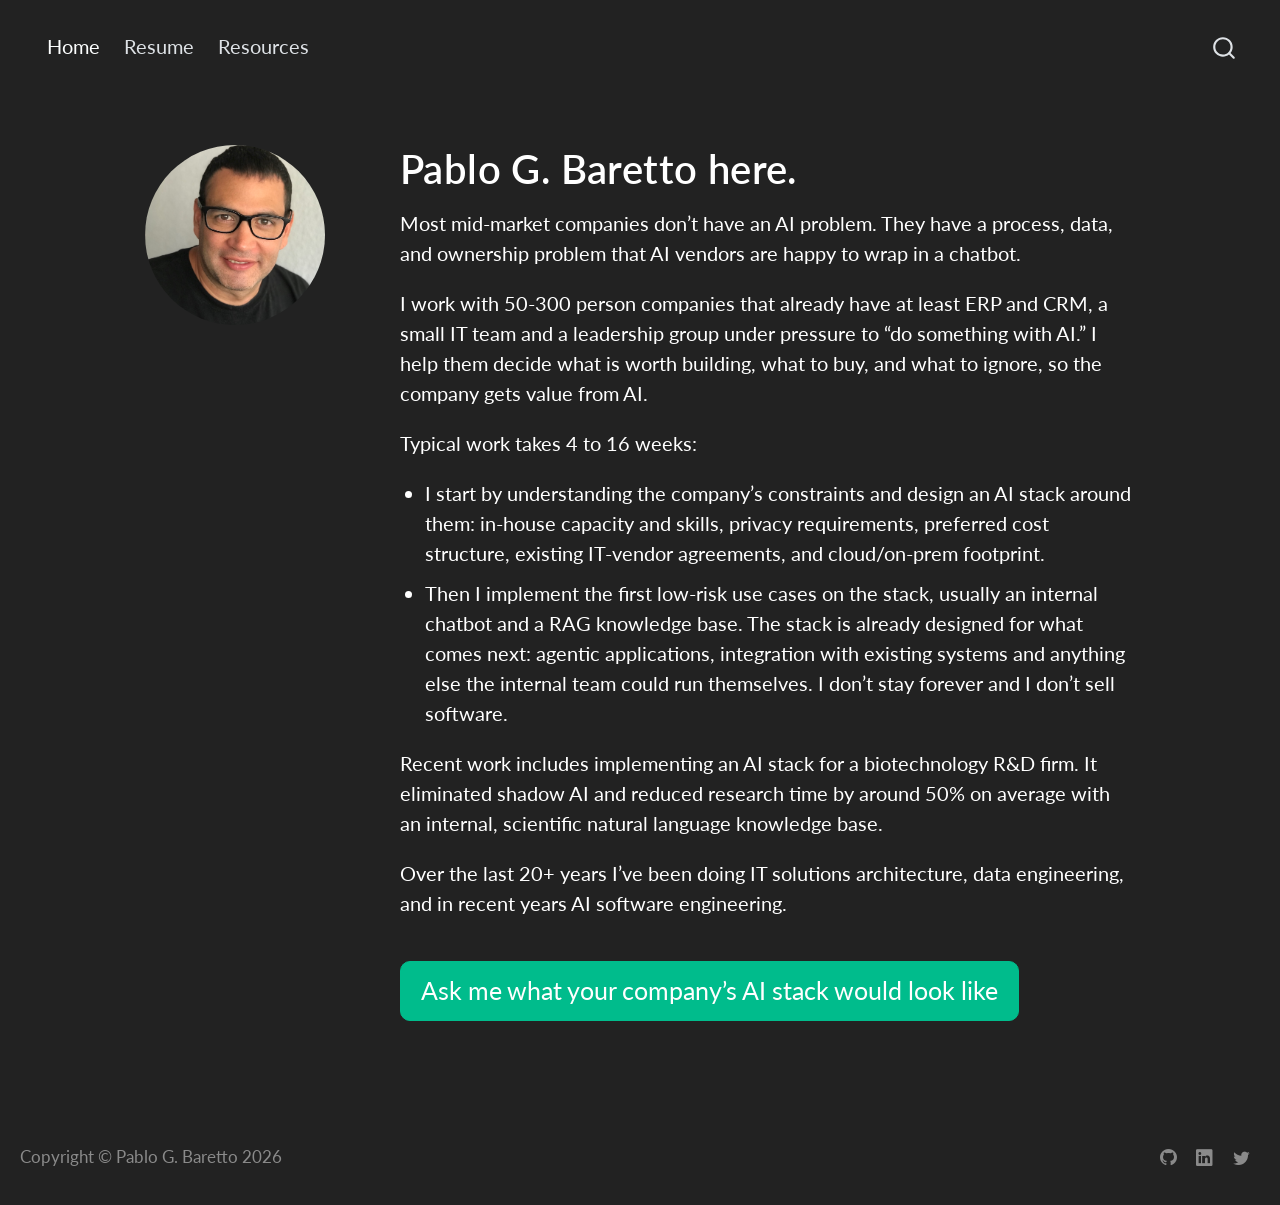
<file: index.html>
<!DOCTYPE html>
<html xmlns="http://www.w3.org/1999/xhtml" lang="en" xml:lang="en"><head>

<meta charset="utf-8">
<meta name="generator" content="quarto-1.9.37">

<meta name="viewport" content="width=device-width, initial-scale=1.0, user-scalable=yes">

<meta name="description" content="Most mid-market companies don’t have an AI problem. They have a process, data, and ownership problem that AI vendors are happy to wrap in a chatbot.">

<title>AI Stacks for Mid-Size Companies – Pablo G. Baretto</title>
<style>
/* Default styles provided by pandoc.
** See https://pandoc.org/MANUAL.html#variables-for-html for config info.
*/
code{white-space: pre-wrap;}
span.smallcaps{font-variant: small-caps;}
div.columns{display: flex; gap: min(4vw, 1.5em);}
div.column{flex: auto; overflow-x: auto;}
div.hanging-indent{margin-left: 1.5em; text-indent: -1.5em;}
ul.task-list{list-style: none;}
ul.task-list li input[type="checkbox"] {
  width: 0.8em;
  margin: 0 0.8em 0.2em -1em; /* quarto-specific, see https://github.com/quarto-dev/quarto-cli/issues/4556 */ 
  vertical-align: middle;
}
</style>


<script src="site_libs/quarto-nav/quarto-nav.js"></script>
<script src="site_libs/quarto-nav/headroom.min.js"></script>
<script src="site_libs/clipboard/clipboard.min.js"></script>
<script src="site_libs/quarto-search/autocomplete.umd.js"></script>
<script src="site_libs/quarto-search/fuse.min.js"></script>
<script src="site_libs/quarto-search/quarto-search.js"></script>
<meta name="quarto:offset" content="./">
<link href="./favicon.png" rel="icon" type="image/png">
<script src="site_libs/quarto-html/quarto.js" type="module"></script>
<script src="site_libs/quarto-html/tabsets/tabsets.js" type="module"></script>
<script src="site_libs/quarto-html/popper.min.js"></script>
<script src="site_libs/quarto-html/tippy.umd.min.js"></script>
<script src="site_libs/quarto-html/anchor.min.js"></script>
<link href="site_libs/quarto-html/tippy.css" rel="stylesheet">
<link href="site_libs/quarto-html/quarto-syntax-highlighting-dark-d0ae9245876894da5ac7e18953ecc5cc.css" rel="stylesheet" id="quarto-text-highlighting-styles">
<script src="site_libs/bootstrap/bootstrap.min.js"></script>
<link href="site_libs/bootstrap/bootstrap-icons.css" rel="stylesheet">
<link href="site_libs/bootstrap/bootstrap-defbddb9960fac53e11f819f0a86d35a.min.css" rel="stylesheet" append-hash="true" id="quarto-bootstrap" data-mode="dark">
<script id="quarto-search-options" type="application/json">{
  "location": "navbar",
  "copy-button": false,
  "collapse-after": 3,
  "panel-placement": "end",
  "type": "overlay",
  "limit": 50,
  "keyboard-shortcut": [
    "f",
    "/",
    "s"
  ],
  "show-item-context": false,
  "language": {
    "search-no-results-text": "No results",
    "search-matching-documents-text": "matching documents",
    "search-copy-link-title": "Copy link to search",
    "search-hide-matches-text": "Hide additional matches",
    "search-more-match-text": "more match in this document",
    "search-more-matches-text": "more matches in this document",
    "search-clear-button-title": "Clear",
    "search-text-placeholder": "",
    "search-detached-cancel-button-title": "Cancel",
    "search-submit-button-title": "Submit",
    "search-label": "Search"
  }
}</script>
<script async="" src="https://www.googletagmanager.com/gtag/js?id=G-KBGSY4KGPW"></script>

<script type="text/javascript">

window.dataLayer = window.dataLayer || [];
function gtag(){dataLayer.push(arguments);}
gtag('js', new Date());
gtag('config', 'G-KBGSY4KGPW', { 'anonymize_ip': true});
</script>
<script type="application/ld+json">
{
  "@context": "https://schema.org",
  "@graph": [
    {
      "@type": "WebSite",
      "@id": "https://tectible.co/#website",
      "url": "https://tectible.co/",
      "name": "Pablo G. Baretto",
      "description": "Most mid-market companies don’t have an AI problem. They have a process, data, and ownership problem that AI vendors are happy to wrap in a chatbot.",
      "publisher": { "@id": "https://tectible.co/#person" },
      "inLanguage": "en"
    },
    {
      "@type": "Person",
      "@id": "https://tectible.co/#person",
      "name": "Pablo G. Baretto",
      "url": "https://tectible.co/",
      "image": "https://tectible.co/images/pablo_baretto_headshot.jpg",
      "jobTitle": "AI Architecture and Development Consultant",
      "description": "I help companies of 50 to 300 people decide what is worth building, what to buy, and what to ignore, so they get value from AI. 20+ years in IT solutions architecture, data engineering, and AI software engineering.",
      "sameAs": [
        "https://github.com/pablograba",
        "https://www.linkedin.com/in/pgbaretto/",
        "https://x.com/pgBaretto"
      ],
      "knowsAbout": [
        "Artificial Intelligence",
        "Enterprise AI",
        "AI stacks",
        "Air-gapped LLM deployments",
        "Data Engineering",
        "Solutions Architecture"
      ],
      "worksFor": {
        "@type": "Organization",
        "name": "Tectible",
        "url": "https://tectible.co/"
      }
    }
  ]
}
</script>
<link rel="describedby" href="https://tectible.co/llms.txt">
<script async="" src="https://tally.so/widgets/embed.js"></script>
<style>
#title-block-header {
  display: none;
}
</style>


<link rel="stylesheet" href="styles.css">
<meta property="og:title" content="AI Stacks for Mid-Size Companies">
<meta property="og:description" content="Most mid-market companies don’t have an AI problem. They have a process, data, and ownership problem that AI vendors are happy to wrap in a chatbot.">
<meta property="og:image" content="https://tectible.co/images/pablo_baretto_headshot.jpg">
<meta property="og:site_name" content="Pablo G. Baretto">
<meta name="twitter:title" content="AI Stacks for Mid-Size Companies">
<meta name="twitter:description" content="Most mid-market companies don’t have an AI problem. They have a process, data, and ownership problem that AI vendors are happy to wrap in a chatbot.">
<meta name="twitter:image" content="https://tectible.co/images/pablo_baretto_headshot.jpg">
<meta name="twitter:creator" content="@pgBaretto">
<meta name="twitter:site" content="@pgBaretto">
<meta name="twitter:card" content="summary_large_image">
<link rel="canonical" href="https://tectible.co/">
</head>

<body class="nav-fixed fullcontent quarto-light">

<div id="quarto-search-results"></div>
  <header id="quarto-header" class="headroom fixed-top">
    <nav class="navbar navbar-expand-lg " data-bs-theme="dark">
      <div class="navbar-container container-fluid">
            <div id="quarto-search" class="" title="Search"></div>
          <button class="navbar-toggler" type="button" data-bs-toggle="collapse" data-bs-target="#navbarCollapse" aria-controls="navbarCollapse" role="menu" aria-expanded="false" aria-label="Toggle navigation" onclick="if (window.quartoToggleHeadroom) { window.quartoToggleHeadroom(); }">
  <span class="navbar-toggler-icon"></span>
</button>
          <div class="collapse navbar-collapse" id="navbarCollapse">
            <ul class="navbar-nav navbar-nav-scroll me-auto">
  <li class="nav-item">
    <a class="nav-link active" href="./index.html" aria-current="page"> 
<span class="menu-text">Home</span></a>
  </li>  
  <li class="nav-item">
    <a class="nav-link" href="./resume.html"> 
<span class="menu-text">Resume</span></a>
  </li>  
  <li class="nav-item">
    <a class="nav-link" href="./resources.html"> 
<span class="menu-text">Resources</span></a>
  </li>  
</ul>
          </div> <!-- /navcollapse -->
            <div class="quarto-navbar-tools">
</div>
      </div> <!-- /container-fluid -->
    </nav>
</header>
<!-- content -->
<div id="quarto-content" class="quarto-container page-columns page-rows-contents page-layout-article page-navbar">
<!-- sidebar -->
<!-- margin-sidebar -->
    
<!-- main -->
<main class="content" id="quarto-document-content">

<header id="title-block-header" class="quarto-title-block default">
<div class="quarto-title">
<h1 class="title">Pablo G. Baretto</h1>
</div>

<div>
  <div class="description">
    Most mid-market companies don’t have an AI problem. They have a process, data, and ownership problem that AI vendors are happy to wrap in a chatbot.
  </div>
</div>


<div class="quarto-title-meta">

    
  
    
  </div>
  


</header>


<div class="grid hero-intro">
<div class="g-col-12 g-col-md-3 photo-col">
<p><img src="images/pablo_baretto_headshot.jpg" class="img-fluid headshot-image" alt="Pablo G. Baretto"></p>
</div>
<section id="pablo-g.-baretto-here." class="level1 g-col-12 g-col-md-9 hero-copy">
<h1>Pablo G. Baretto here.</h1>
<p>Most mid-market companies don’t have an AI problem. They have a process, data, and ownership problem that AI vendors are happy to wrap in a chatbot.</p>
<p>I work with 50-300 person companies that already have at least ERP and CRM, a small IT team and a leadership group under pressure to “do something with AI.” I help them decide what is worth building, what to buy, and what to ignore, so the company gets value from AI.</p>
<p>Typical work takes 4 to 16 weeks:</p>
<ul>
<li>I start by understanding the company’s constraints and design an AI stack around them: in-house capacity and skills, privacy requirements, preferred cost structure, existing IT-vendor agreements, and cloud/on-prem footprint.</li>
<li>Then I implement the first low-risk use cases on the stack, usually an internal chatbot and a RAG knowledge base. The stack is already designed for what comes next: agentic applications, integration with existing systems and anything else the internal team could run themselves. I don’t stay forever and I don’t sell software.</li>
</ul>
<p>Recent work includes implementing an AI stack for a biotechnology R&amp;D firm. It eliminated shadow AI and reduced research time by around 50% on average with an internal, scientific natural language knowledge base.</p>
<p>Over the last 20+ years I’ve been doing IT solutions architecture, data engineering, and in recent years AI software engineering.</p>
<p><a href="#" class="btn btn-primary btn-lg consultation-cta" data-tally-open="eqKl2J" data-tally-emoji-text="👋" data-tally-emoji-animation="wave">Ask me what your company’s AI stack would look like</a></p>
</section>
</div>



</main> <!-- /main -->
<script id="quarto-html-after-body" type="application/javascript">
  window.document.addEventListener("DOMContentLoaded", function (event) {
    const icon = "";
    const anchorJS = new window.AnchorJS();
    anchorJS.options = {
      placement: 'right',
      icon: icon
    };
    anchorJS.add('.anchored');
    const isCodeAnnotation = (el) => {
      for (const clz of el.classList) {
        if (clz.startsWith('code-annotation-')) {                     
          return true;
        }
      }
      return false;
    }
    const onCopySuccess = function(e) {
      // button target
      const button = e.trigger;
      // don't keep focus
      button.blur();
      // flash "checked"
      button.classList.add('code-copy-button-checked');
      var currentTitle = button.getAttribute("title");
      button.setAttribute("title", "Copied!");
      let tooltip;
      if (window.bootstrap) {
        button.setAttribute("data-bs-toggle", "tooltip");
        button.setAttribute("data-bs-placement", "left");
        button.setAttribute("data-bs-title", "Copied!");
        tooltip = new bootstrap.Tooltip(button, 
          { trigger: "manual", 
            customClass: "code-copy-button-tooltip",
            offset: [0, -8]});
        tooltip.show();    
      }
      setTimeout(function() {
        if (tooltip) {
          tooltip.hide();
          button.removeAttribute("data-bs-title");
          button.removeAttribute("data-bs-toggle");
          button.removeAttribute("data-bs-placement");
        }
        button.setAttribute("title", currentTitle);
        button.classList.remove('code-copy-button-checked');
      }, 1000);
      // clear code selection
      e.clearSelection();
    }
    const getTextToCopy = function(trigger) {
      const outerScaffold = trigger.parentElement.cloneNode(true);
      const codeEl = outerScaffold.querySelector('code');
      for (const childEl of codeEl.children) {
        if (isCodeAnnotation(childEl)) {
          childEl.remove();
        }
      }
      return codeEl.innerText;
    }
    const clipboard = new window.ClipboardJS('.code-copy-button:not([data-in-quarto-modal])', {
      text: getTextToCopy
    });
    clipboard.on('success', onCopySuccess);
    if (window.document.getElementById('quarto-embedded-source-code-modal')) {
      const clipboardModal = new window.ClipboardJS('.code-copy-button[data-in-quarto-modal]', {
        text: getTextToCopy,
        container: window.document.getElementById('quarto-embedded-source-code-modal')
      });
      clipboardModal.on('success', onCopySuccess);
    }
      var localhostRegex = new RegExp(/^(?:http|https):\/\/localhost\:?[0-9]*\//);
      var mailtoRegex = new RegExp(/^mailto:/);
        var filterRegex = new RegExp("https:\/\/tectible\.co");
      var isInternal = (href) => {
          return filterRegex.test(href) || localhostRegex.test(href) || mailtoRegex.test(href);
      }
      // Inspect non-navigation links and adorn them if external
     var links = window.document.querySelectorAll('a[href]:not(.nav-link):not(.navbar-brand):not(.toc-action):not(.sidebar-link):not(.sidebar-item-toggle):not(.pagination-link):not(.no-external):not([aria-hidden]):not(.dropdown-item):not(.quarto-navigation-tool):not(.about-link)');
      for (var i=0; i<links.length; i++) {
        const link = links[i];
        if (!isInternal(link.href)) {
          // undo the damage that might have been done by quarto-nav.js in the case of
          // links that we want to consider external
          if (link.dataset.originalHref !== undefined) {
            link.href = link.dataset.originalHref;
          }
        }
      }
    function tippyHover(el, contentFn, onTriggerFn, onUntriggerFn) {
      const config = {
        allowHTML: true,
        maxWidth: 500,
        delay: 100,
        arrow: false,
        appendTo: function(el) {
            return el.parentElement;
        },
        interactive: true,
        interactiveBorder: 10,
        theme: 'quarto',
        placement: 'bottom-start',
      };
      if (contentFn) {
        config.content = contentFn;
      }
      if (onTriggerFn) {
        config.onTrigger = onTriggerFn;
      }
      if (onUntriggerFn) {
        config.onUntrigger = onUntriggerFn;
      }
      window.tippy(el, config); 
    }
    const noterefs = window.document.querySelectorAll('a[role="doc-noteref"]');
    for (var i=0; i<noterefs.length; i++) {
      const ref = noterefs[i];
      tippyHover(ref, function() {
        // use id or data attribute instead here
        let href = ref.getAttribute('data-footnote-href') || ref.getAttribute('href');
        try { href = new URL(href).hash; } catch {}
        const id = href.replace(/^#\/?/, "");
        const note = window.document.getElementById(id);
        if (note) {
          return note.innerHTML;
        } else {
          return "";
        }
      });
    }
    const xrefs = window.document.querySelectorAll('a.quarto-xref');
    const processXRef = (id, note) => {
      // Strip column container classes
      const stripColumnClz = (el) => {
        el.classList.remove("page-full", "page-columns");
        if (el.children) {
          for (const child of el.children) {
            stripColumnClz(child);
          }
        }
      }
      stripColumnClz(note)
      if (id === null || id.startsWith('sec-')) {
        // Special case sections, only their first couple elements
        const container = document.createElement("div");
        if (note.children && note.children.length > 2) {
          container.appendChild(note.children[0].cloneNode(true));
          for (let i = 1; i < note.children.length; i++) {
            const child = note.children[i];
            if (child.tagName === "P" && child.innerText === "") {
              continue;
            } else {
              container.appendChild(child.cloneNode(true));
              break;
            }
          }
          if (window.Quarto?.typesetMath) {
            window.Quarto.typesetMath(container);
          }
          return container.innerHTML
        } else {
          if (window.Quarto?.typesetMath) {
            window.Quarto.typesetMath(note);
          }
          return note.innerHTML;
        }
      } else {
        // Remove any anchor links if they are present
        const anchorLink = note.querySelector('a.anchorjs-link');
        if (anchorLink) {
          anchorLink.remove();
        }
        if (window.Quarto?.typesetMath) {
          window.Quarto.typesetMath(note);
        }
        if (note.classList.contains("callout")) {
          return note.outerHTML;
        } else {
          return note.innerHTML;
        }
      }
    }
    for (var i=0; i<xrefs.length; i++) {
      const xref = xrefs[i];
      tippyHover(xref, undefined, function(instance) {
        instance.disable();
        let url = xref.getAttribute('href');
        let hash = undefined; 
        if (url.startsWith('#')) {
          hash = url;
        } else {
          try { hash = new URL(url).hash; } catch {}
        }
        if (hash) {
          const id = hash.replace(/^#\/?/, "");
          const note = window.document.getElementById(id);
          if (note !== null) {
            try {
              const html = processXRef(id, note.cloneNode(true));
              instance.setContent(html);
            } finally {
              instance.enable();
              instance.show();
            }
          } else {
            // See if we can fetch this
            fetch(url.split('#')[0])
            .then(res => res.text())
            .then(html => {
              const parser = new DOMParser();
              const htmlDoc = parser.parseFromString(html, "text/html");
              const note = htmlDoc.getElementById(id);
              if (note !== null) {
                const html = processXRef(id, note);
                instance.setContent(html);
              } 
            }).finally(() => {
              instance.enable();
              instance.show();
            });
          }
        } else {
          // See if we can fetch a full url (with no hash to target)
          // This is a special case and we should probably do some content thinning / targeting
          fetch(url)
          .then(res => res.text())
          .then(html => {
            const parser = new DOMParser();
            const htmlDoc = parser.parseFromString(html, "text/html");
            const note = htmlDoc.querySelector('main.content');
            if (note !== null) {
              // This should only happen for chapter cross references
              // (since there is no id in the URL)
              // remove the first header
              if (note.children.length > 0 && note.children[0].tagName === "HEADER") {
                note.children[0].remove();
              }
              const html = processXRef(null, note);
              instance.setContent(html);
            } 
          }).finally(() => {
            instance.enable();
            instance.show();
          });
        }
      }, function(instance) {
      });
    }
        let selectedAnnoteEl;
        const selectorForAnnotation = ( cell, annotation) => {
          let cellAttr = 'data-code-cell="' + cell + '"';
          let lineAttr = 'data-code-annotation="' +  annotation + '"';
          const selector = 'span[' + cellAttr + '][' + lineAttr + ']';
          return selector;
        }
        const selectCodeLines = (annoteEl) => {
          const doc = window.document;
          const targetCell = annoteEl.getAttribute("data-target-cell");
          const targetAnnotation = annoteEl.getAttribute("data-target-annotation");
          const annoteSpan = window.document.querySelector(selectorForAnnotation(targetCell, targetAnnotation));
          const lines = annoteSpan.getAttribute("data-code-lines").split(",");
          const lineIds = lines.map((line) => {
            return targetCell + "-" + line;
          })
          let top = null;
          let height = null;
          let parent = null;
          if (lineIds.length > 0) {
              //compute the position of the single el (top and bottom and make a div)
              const el = window.document.getElementById(lineIds[0]);
              top = el.offsetTop;
              height = el.offsetHeight;
              parent = el.parentElement.parentElement;
            if (lineIds.length > 1) {
              const lastEl = window.document.getElementById(lineIds[lineIds.length - 1]);
              const bottom = lastEl.offsetTop + lastEl.offsetHeight;
              height = bottom - top;
            }
            if (top !== null && height !== null && parent !== null) {
              // cook up a div (if necessary) and position it 
              let div = window.document.getElementById("code-annotation-line-highlight");
              if (div === null) {
                div = window.document.createElement("div");
                div.setAttribute("id", "code-annotation-line-highlight");
                div.style.position = 'absolute';
                parent.appendChild(div);
              }
              div.style.top = top - 2 + "px";
              div.style.height = height + 4 + "px";
              div.style.left = 0;
              let gutterDiv = window.document.getElementById("code-annotation-line-highlight-gutter");
              if (gutterDiv === null) {
                gutterDiv = window.document.createElement("div");
                gutterDiv.setAttribute("id", "code-annotation-line-highlight-gutter");
                gutterDiv.style.position = 'absolute';
                const codeCell = window.document.getElementById(targetCell);
                const gutter = codeCell.querySelector('.code-annotation-gutter');
                gutter.appendChild(gutterDiv);
              }
              gutterDiv.style.top = top - 2 + "px";
              gutterDiv.style.height = height + 4 + "px";
            }
            selectedAnnoteEl = annoteEl;
          }
        };
        const unselectCodeLines = () => {
          const elementsIds = ["code-annotation-line-highlight", "code-annotation-line-highlight-gutter"];
          elementsIds.forEach((elId) => {
            const div = window.document.getElementById(elId);
            if (div) {
              div.remove();
            }
          });
          selectedAnnoteEl = undefined;
        };
          // Handle positioning of the toggle
      window.addEventListener(
        "resize",
        throttle(() => {
          elRect = undefined;
          if (selectedAnnoteEl) {
            selectCodeLines(selectedAnnoteEl);
          }
        }, 10)
      );
      function throttle(fn, ms) {
      let throttle = false;
      let timer;
        return (...args) => {
          if(!throttle) { // first call gets through
              fn.apply(this, args);
              throttle = true;
          } else { // all the others get throttled
              if(timer) clearTimeout(timer); // cancel #2
              timer = setTimeout(() => {
                fn.apply(this, args);
                timer = throttle = false;
              }, ms);
          }
        };
      }
        // Attach click handler to the DT
        const annoteDls = window.document.querySelectorAll('dt[data-target-cell]');
        for (const annoteDlNode of annoteDls) {
          annoteDlNode.addEventListener('click', (event) => {
            const clickedEl = event.target;
            if (clickedEl !== selectedAnnoteEl) {
              unselectCodeLines();
              const activeEl = window.document.querySelector('dt[data-target-cell].code-annotation-active');
              if (activeEl) {
                activeEl.classList.remove('code-annotation-active');
              }
              selectCodeLines(clickedEl);
              clickedEl.classList.add('code-annotation-active');
            } else {
              // Unselect the line
              unselectCodeLines();
              clickedEl.classList.remove('code-annotation-active');
            }
          });
        }
    const findCites = (el) => {
      const parentEl = el.parentElement;
      if (parentEl) {
        const cites = parentEl.dataset.cites;
        if (cites) {
          return {
            el,
            cites: cites.split(' ')
          };
        } else {
          return findCites(el.parentElement)
        }
      } else {
        return undefined;
      }
    };
    var bibliorefs = window.document.querySelectorAll('a[role="doc-biblioref"]');
    for (var i=0; i<bibliorefs.length; i++) {
      const ref = bibliorefs[i];
      const citeInfo = findCites(ref);
      if (citeInfo) {
        tippyHover(citeInfo.el, function() {
          var popup = window.document.createElement('div');
          citeInfo.cites.forEach(function(cite) {
            var citeDiv = window.document.createElement('div');
            citeDiv.classList.add('hanging-indent');
            citeDiv.classList.add('csl-entry');
            var biblioDiv = window.document.getElementById('ref-' + cite);
            if (biblioDiv) {
              citeDiv.innerHTML = biblioDiv.innerHTML;
            }
            popup.appendChild(citeDiv);
          });
          return popup.innerHTML;
        });
      }
    }
  });
  </script>
</div> <!-- /content -->
<footer class="footer">
  <div class="nav-footer">
    <div class="nav-footer-left">
<p>Copyright © Pablo G. Baretto 2026</p>
</div>   
    <div class="nav-footer-center">
      &nbsp;
    </div>
    <div class="nav-footer-right">
      <ul class="footer-items list-unstyled">
    <li class="nav-item compact">
    <a class="nav-link" href="https://github.com/pablograba">
      <i class="bi bi-github" role="img">
</i> 
    </a>
  </li>  
    <li class="nav-item compact">
    <a class="nav-link" href="https://www.linkedin.com/in/pgbaretto/">
      <i class="bi bi-linkedin" role="img">
</i> 
    </a>
  </li>  
    <li class="nav-item compact">
    <a class="nav-link" href="https://x.com/pgBaretto">
      <i class="bi bi-twitter" role="img">
</i> 
    </a>
  </li>  
</ul>
    </div>
  </div>
</footer>




</body></html>
</file>
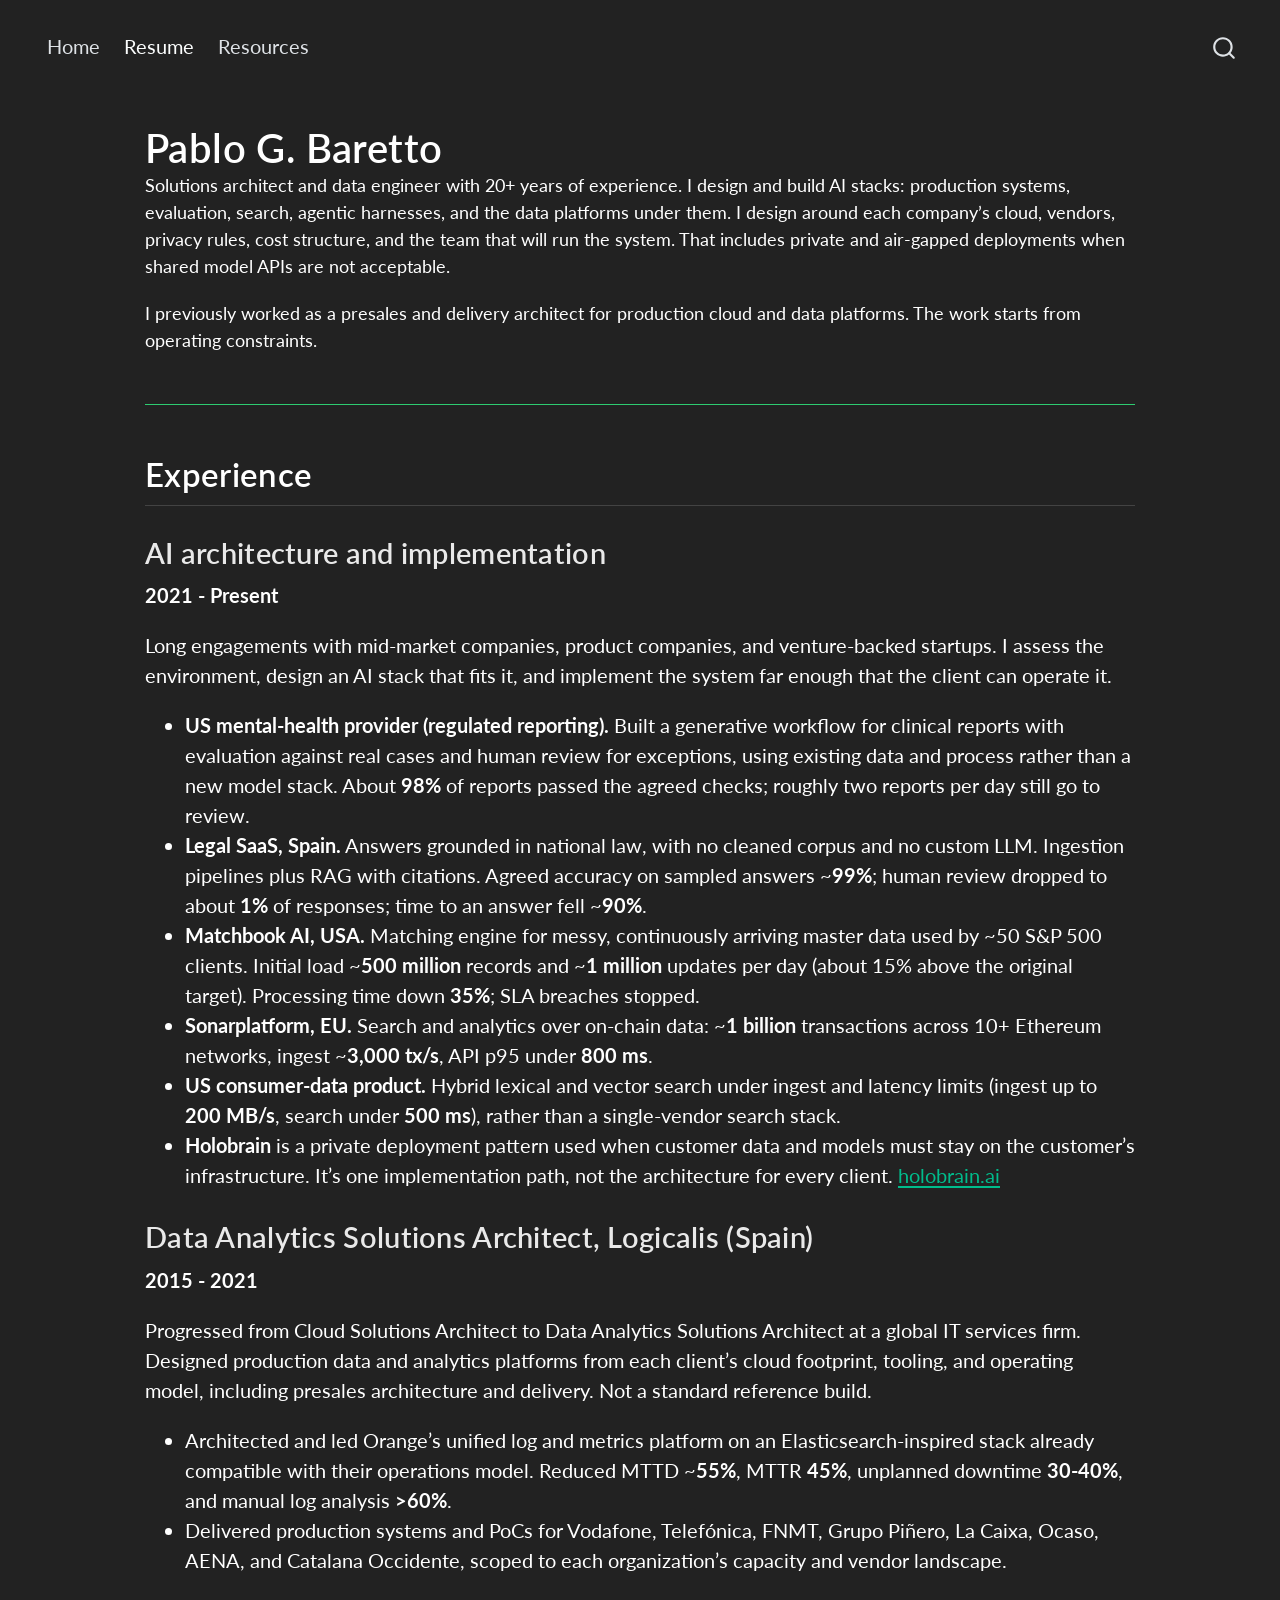
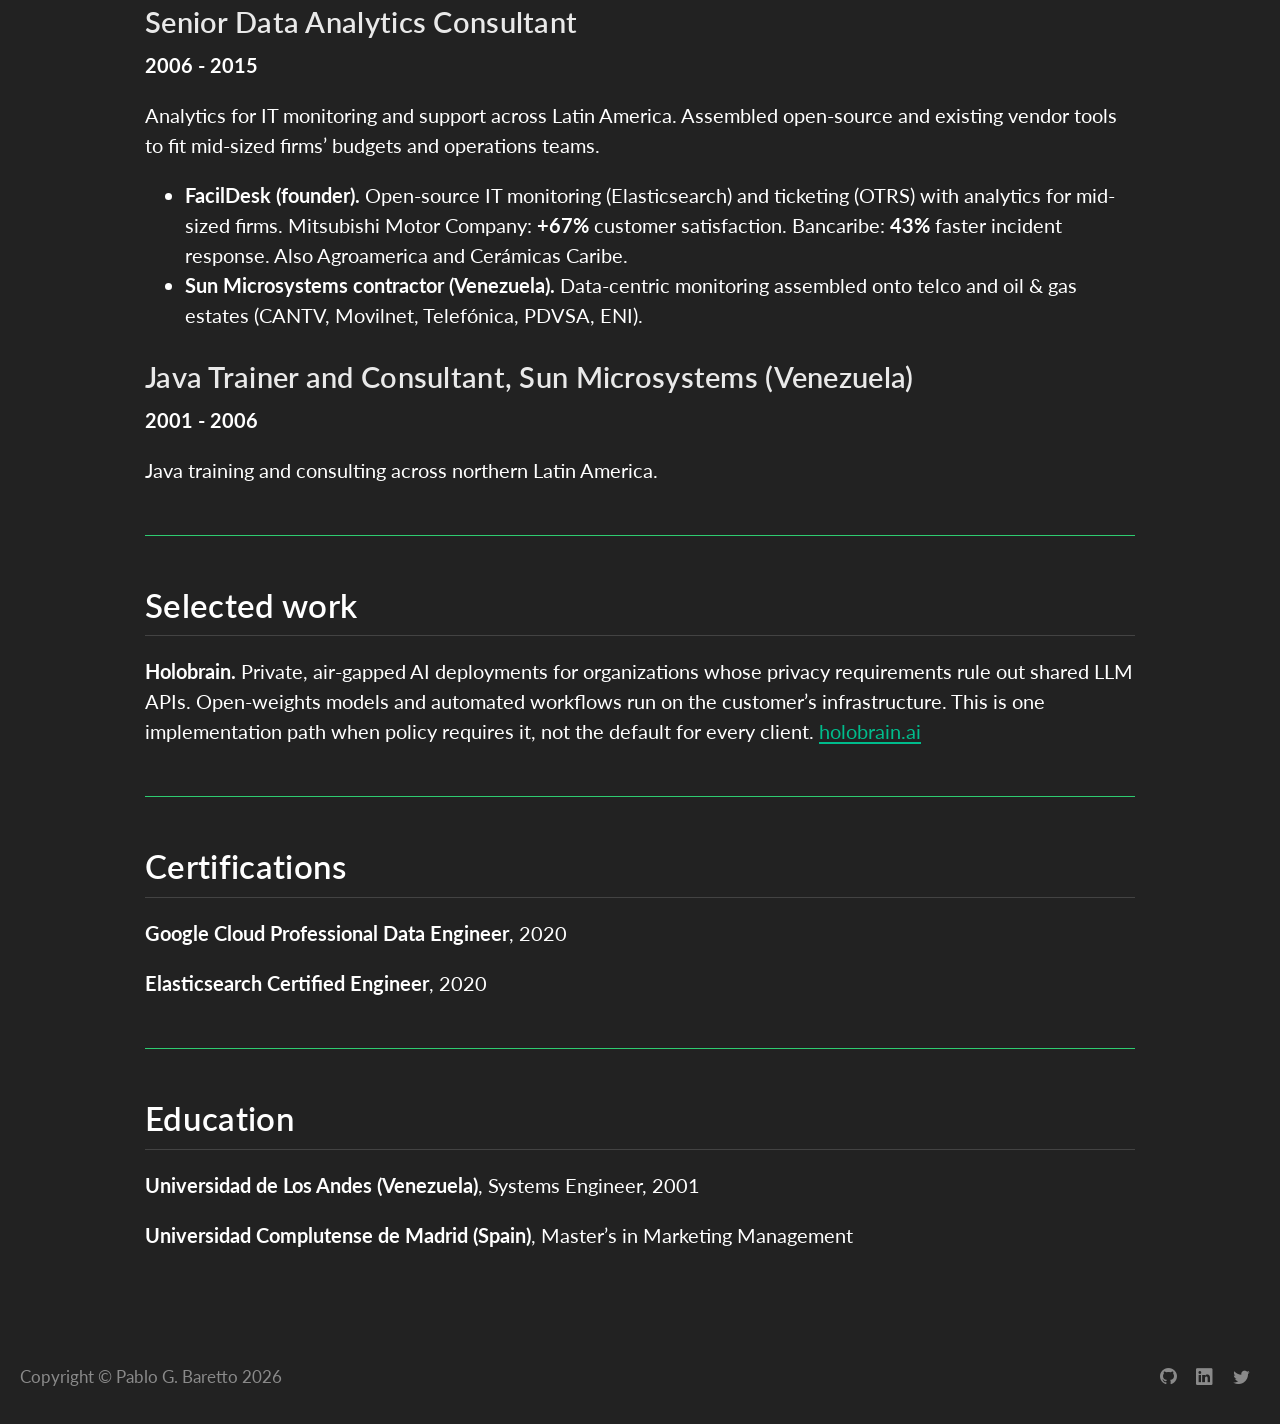
<file: resume.html>
<!DOCTYPE html>
<html xmlns="http://www.w3.org/1999/xhtml" lang="en" xml:lang="en"><head>

<meta charset="utf-8">
<meta name="generator" content="quarto-1.9.37">

<meta name="viewport" content="width=device-width, initial-scale=1.0, user-scalable=yes">

<meta name="description" content="Solutions architect and data engineer with 20+ years of experience. I design and build AI stacks: production systems, evaluation, search, agentic harnesses, and the data platforms under them. I design around each company’s cloud, vendors, privacy rules, cost structure, and the team that will run the system. That includes private and air-gapped deployments when shared model APIs are not acceptable.I previously worked as a presales and delivery architect for production cloud and data platforms. The work starts from operating constraints.">

<title>Resume | Pablo G. Baretto – Pablo G. Baretto</title>
<style>
/* Default styles provided by pandoc.
** See https://pandoc.org/MANUAL.html#variables-for-html for config info.
*/
code{white-space: pre-wrap;}
span.smallcaps{font-variant: small-caps;}
div.columns{display: flex; gap: min(4vw, 1.5em);}
div.column{flex: auto; overflow-x: auto;}
div.hanging-indent{margin-left: 1.5em; text-indent: -1.5em;}
ul.task-list{list-style: none;}
ul.task-list li input[type="checkbox"] {
  width: 0.8em;
  margin: 0 0.8em 0.2em -1em; /* quarto-specific, see https://github.com/quarto-dev/quarto-cli/issues/4556 */ 
  vertical-align: middle;
}
</style>


<script src="site_libs/quarto-nav/quarto-nav.js"></script>
<script src="site_libs/quarto-nav/headroom.min.js"></script>
<script src="site_libs/clipboard/clipboard.min.js"></script>
<script src="site_libs/quarto-search/autocomplete.umd.js"></script>
<script src="site_libs/quarto-search/fuse.min.js"></script>
<script src="site_libs/quarto-search/quarto-search.js"></script>
<meta name="quarto:offset" content="./">
<link href="./favicon.png" rel="icon" type="image/png">
<script src="site_libs/quarto-html/quarto.js" type="module"></script>
<script src="site_libs/quarto-html/tabsets/tabsets.js" type="module"></script>
<script src="site_libs/quarto-html/popper.min.js"></script>
<script src="site_libs/quarto-html/tippy.umd.min.js"></script>
<script src="site_libs/quarto-html/anchor.min.js"></script>
<link href="site_libs/quarto-html/tippy.css" rel="stylesheet">
<link href="site_libs/quarto-html/quarto-syntax-highlighting-dark-d0ae9245876894da5ac7e18953ecc5cc.css" rel="stylesheet" id="quarto-text-highlighting-styles">
<script src="site_libs/bootstrap/bootstrap.min.js"></script>
<link href="site_libs/bootstrap/bootstrap-icons.css" rel="stylesheet">
<link href="site_libs/bootstrap/bootstrap-defbddb9960fac53e11f819f0a86d35a.min.css" rel="stylesheet" append-hash="true" id="quarto-bootstrap" data-mode="dark">
<script id="quarto-search-options" type="application/json">{
  "location": "navbar",
  "copy-button": false,
  "collapse-after": 3,
  "panel-placement": "end",
  "type": "overlay",
  "limit": 50,
  "keyboard-shortcut": [
    "f",
    "/",
    "s"
  ],
  "show-item-context": false,
  "language": {
    "search-no-results-text": "No results",
    "search-matching-documents-text": "matching documents",
    "search-copy-link-title": "Copy link to search",
    "search-hide-matches-text": "Hide additional matches",
    "search-more-match-text": "more match in this document",
    "search-more-matches-text": "more matches in this document",
    "search-clear-button-title": "Clear",
    "search-text-placeholder": "",
    "search-detached-cancel-button-title": "Cancel",
    "search-submit-button-title": "Submit",
    "search-label": "Search"
  }
}</script>
<script async="" src="https://www.googletagmanager.com/gtag/js?id=G-KBGSY4KGPW"></script>

<script type="text/javascript">

window.dataLayer = window.dataLayer || [];
function gtag(){dataLayer.push(arguments);}
gtag('js', new Date());
gtag('config', 'G-KBGSY4KGPW', { 'anonymize_ip': true});
</script>
<script type="application/ld+json">
{
  "@context": "https://schema.org",
  "@graph": [
    {
      "@type": "WebSite",
      "@id": "https://tectible.co/#website",
      "url": "https://tectible.co/",
      "name": "Pablo G. Baretto",
      "description": "Most mid-market companies don’t have an AI problem. They have a process, data, and ownership problem that AI vendors are happy to wrap in a chatbot.",
      "publisher": { "@id": "https://tectible.co/#person" },
      "inLanguage": "en"
    },
    {
      "@type": "Person",
      "@id": "https://tectible.co/#person",
      "name": "Pablo G. Baretto",
      "url": "https://tectible.co/",
      "image": "https://tectible.co/images/pablo_baretto_headshot.jpg",
      "jobTitle": "AI Architecture and Development Consultant",
      "description": "I help companies of 50 to 300 people decide what is worth building, what to buy, and what to ignore, so they get value from AI. 20+ years in IT solutions architecture, data engineering, and AI software engineering.",
      "sameAs": [
        "https://github.com/pablograba",
        "https://www.linkedin.com/in/pgbaretto/",
        "https://x.com/pgBaretto"
      ],
      "knowsAbout": [
        "Artificial Intelligence",
        "Enterprise AI",
        "AI stacks",
        "Air-gapped LLM deployments",
        "Data Engineering",
        "Solutions Architecture"
      ],
      "worksFor": {
        "@type": "Organization",
        "name": "Tectible",
        "url": "https://tectible.co/"
      }
    }
  ]
}
</script>
<link rel="describedby" href="https://tectible.co/llms.txt">
<script async="" src="https://tally.so/widgets/embed.js"></script>
<style>
main.content hr {
  border: 0;
  border-top: 1px solid #2ecc71;
  opacity: 1;
}
</style>


<link rel="stylesheet" href="styles.css">
<meta property="og:title" content="Resume | Pablo G. Baretto">
<meta property="og:description" content="Solutions architect and data engineer with 20+ years of experience. I design and build AI stacks: production systems, evaluation, search, agentic harnesses, and the data platforms under them.">
<meta property="og:image" content="https://tectible.co/images/pablo_baretto_headshot.jpg">
<meta property="og:site_name" content="Pablo G. Baretto">
<meta name="twitter:title" content="Resume | Pablo G. Baretto">
<meta name="twitter:description" content="Solutions architect and data engineer with 20+ years of experience. I design and build AI stacks: production systems, evaluation, search, agentic harnesses, and the data platforms under them.">
<meta name="twitter:image" content="https://tectible.co/images/pablo_baretto_headshot.jpg">
<meta name="twitter:creator" content="@pgBaretto">
<meta name="twitter:site" content="@pgBaretto">
<meta name="twitter:card" content="summary_large_image">
<link rel="canonical" href="https://tectible.co/resume.html">
</head>

<body class="nav-fixed fullcontent quarto-light">

<div id="quarto-search-results"></div>
  <header id="quarto-header" class="headroom fixed-top">
    <nav class="navbar navbar-expand-lg " data-bs-theme="dark">
      <div class="navbar-container container-fluid">
            <div id="quarto-search" class="" title="Search"></div>
          <button class="navbar-toggler" type="button" data-bs-toggle="collapse" data-bs-target="#navbarCollapse" aria-controls="navbarCollapse" role="menu" aria-expanded="false" aria-label="Toggle navigation" onclick="if (window.quartoToggleHeadroom) { window.quartoToggleHeadroom(); }">
  <span class="navbar-toggler-icon"></span>
</button>
          <div class="collapse navbar-collapse" id="navbarCollapse">
            <ul class="navbar-nav navbar-nav-scroll me-auto">
  <li class="nav-item">
    <a class="nav-link" href="./index.html"> 
<span class="menu-text">Home</span></a>
  </li>  
  <li class="nav-item">
    <a class="nav-link active" href="./resume.html" aria-current="page"> 
<span class="menu-text">Resume</span></a>
  </li>  
  <li class="nav-item">
    <a class="nav-link" href="./resources.html"> 
<span class="menu-text">Resources</span></a>
  </li>  
</ul>
          </div> <!-- /navcollapse -->
            <div class="quarto-navbar-tools">
</div>
      </div> <!-- /container-fluid -->
    </nav>
</header>
<!-- content -->
<div id="quarto-content" class="quarto-container page-columns page-rows-contents page-layout-article page-navbar">
<!-- sidebar -->
<!-- margin-sidebar -->
    
<!-- main -->
<main class="content" id="quarto-document-content">

<header id="title-block-header" class="quarto-title-block default">
<div class="quarto-title">
<h1 class="title">Pablo G. Baretto</h1>
</div>

<div>
  <div class="description">
    <p>Solutions architect and data engineer with 20+ years of experience. I design and build AI stacks: production systems, evaluation, search, agentic harnesses, and the data platforms under them. I design around each company’s cloud, vendors, privacy rules, cost structure, and the team that will run the system. That includes private and air-gapped deployments when shared model APIs are not acceptable.</p>
    <p>I previously worked as a presales and delivery architect for production cloud and data platforms. The work starts from operating constraints.</p>
  </div>
</div>


<div class="quarto-title-meta">

    
  
    
  </div>
  


</header>


<hr>
<section id="experience" class="level2">
<h2 class="anchored" data-anchor-id="experience">Experience</h2>
<section id="ai-architecture-and-implementation" class="level3">
<h3 class="anchored" data-anchor-id="ai-architecture-and-implementation">AI architecture and implementation</h3>
<p><strong>2021 - Present</strong></p>
<p>Long engagements with mid-market companies, product companies, and venture-backed startups. I assess the environment, design an AI stack that fits it, and implement the system far enough that the client can operate it.</p>
<ul>
<li><strong>US mental-health provider (regulated reporting).</strong> Built a generative workflow for clinical reports with evaluation against real cases and human review for exceptions, using existing data and process rather than a new model stack. About <strong>98%</strong> of reports passed the agreed checks; roughly two reports per day still go to review.</li>
<li><strong>Legal SaaS, Spain.</strong> Answers grounded in national law, with no cleaned corpus and no custom LLM. Ingestion pipelines plus RAG with citations. Agreed accuracy on sampled answers ~<strong>99%</strong>; human review dropped to about <strong>1%</strong> of responses; time to an answer fell ~<strong>90%</strong>.</li>
<li><strong>Matchbook AI, USA.</strong> Matching engine for messy, continuously arriving master data used by ~50 S&amp;P 500 clients. Initial load ~<strong>500 million</strong> records and ~<strong>1 million</strong> updates per day (about 15% above the original target). Processing time down <strong>35%</strong>; SLA breaches stopped.</li>
<li><strong>Sonarplatform, EU.</strong> Search and analytics over on-chain data: ~<strong>1 billion</strong> transactions across 10+ Ethereum networks, ingest ~<strong>3,000 tx/s</strong>, API p95 under <strong>800 ms</strong>.</li>
<li><strong>US consumer-data product.</strong> Hybrid lexical and vector search under ingest and latency limits (ingest up to <strong>200 MB/s</strong>, search under <strong>500 ms</strong>), rather than a single-vendor search stack.</li>
<li><strong>Holobrain</strong> is a private deployment pattern used when customer data and models must stay on the customer’s infrastructure. It’s one implementation path, not the architecture for every client. <a href="https://holobrain.ai">holobrain.ai</a></li>
</ul>
</section>
<section id="data-analytics-solutions-architect-logicalis-spain" class="level3">
<h3 class="anchored" data-anchor-id="data-analytics-solutions-architect-logicalis-spain">Data Analytics Solutions Architect, Logicalis (Spain)</h3>
<p><strong>2015 - 2021</strong></p>
<p>Progressed from Cloud Solutions Architect to Data Analytics Solutions Architect at a global IT services firm. Designed production data and analytics platforms from each client’s cloud footprint, tooling, and operating model, including presales architecture and delivery. Not a standard reference build.</p>
<ul>
<li>Architected and led Orange’s unified log and metrics platform on an Elasticsearch-inspired stack already compatible with their operations model. Reduced MTTD ~<strong>55%</strong>, MTTR <strong>45%</strong>, unplanned downtime <strong>30-40%</strong>, and manual log analysis <strong>&gt;60%</strong>.</li>
<li>Delivered production systems and PoCs for Vodafone, Telefónica, FNMT, Grupo Piñero, La Caixa, Ocaso, AENA, and Catalana Occidente, scoped to each organization’s capacity and vendor landscape.</li>
</ul>
</section>
<section id="senior-data-analytics-consultant" class="level3">
<h3 class="anchored" data-anchor-id="senior-data-analytics-consultant">Senior Data Analytics Consultant</h3>
<p><strong>2006 - 2015</strong></p>
<p>Analytics for IT monitoring and support across Latin America. Assembled open-source and existing vendor tools to fit mid-sized firms’ budgets and operations teams.</p>
<ul>
<li><strong>FacilDesk (founder).</strong> Open-source IT monitoring (Elasticsearch) and ticketing (OTRS) with analytics for mid-sized firms. Mitsubishi Motor Company: <strong>+67%</strong> customer satisfaction. Bancaribe: <strong>43%</strong> faster incident response. Also Agroamerica and Cerámicas Caribe.</li>
<li><strong>Sun Microsystems contractor (Venezuela).</strong> Data-centric monitoring assembled onto telco and oil &amp; gas estates (CANTV, Movilnet, Telefónica, PDVSA, ENI).</li>
</ul>
</section>
<section id="java-trainer-and-consultant-sun-microsystems-venezuela" class="level3">
<h3 class="anchored" data-anchor-id="java-trainer-and-consultant-sun-microsystems-venezuela">Java Trainer and Consultant, Sun Microsystems (Venezuela)</h3>
<p><strong>2001 - 2006</strong></p>
<p>Java training and consulting across northern Latin America.</p>
<hr>
</section>
</section>
<section id="selected-work" class="level2">
<h2 class="anchored" data-anchor-id="selected-work">Selected work</h2>
<p><strong>Holobrain.</strong> Private, air-gapped AI deployments for organizations whose privacy requirements rule out shared LLM APIs. Open-weights models and automated workflows run on the customer’s infrastructure. This is one implementation path when policy requires it, not the default for every client. <a href="https://holobrain.ai">holobrain.ai</a></p>
<hr>
</section>
<section id="certifications" class="level2">
<h2 class="anchored" data-anchor-id="certifications">Certifications</h2>
<p><strong>Google Cloud Professional Data Engineer</strong>, 2020</p>
<p><strong>Elasticsearch Certified Engineer</strong>, 2020</p>
<hr>
</section>
<section id="education" class="level2">
<h2 class="anchored" data-anchor-id="education">Education</h2>
<p><strong>Universidad de Los Andes (Venezuela)</strong>, Systems Engineer, 2001</p>
<p><strong>Universidad Complutense de Madrid (Spain)</strong>, Master’s in Marketing Management</p>


</section>

</main> <!-- /main -->
<script id="quarto-html-after-body" type="application/javascript">
  window.document.addEventListener("DOMContentLoaded", function (event) {
    const icon = "";
    const anchorJS = new window.AnchorJS();
    anchorJS.options = {
      placement: 'right',
      icon: icon
    };
    anchorJS.add('.anchored');
    const isCodeAnnotation = (el) => {
      for (const clz of el.classList) {
        if (clz.startsWith('code-annotation-')) {                     
          return true;
        }
      }
      return false;
    }
    const onCopySuccess = function(e) {
      // button target
      const button = e.trigger;
      // don't keep focus
      button.blur();
      // flash "checked"
      button.classList.add('code-copy-button-checked');
      var currentTitle = button.getAttribute("title");
      button.setAttribute("title", "Copied!");
      let tooltip;
      if (window.bootstrap) {
        button.setAttribute("data-bs-toggle", "tooltip");
        button.setAttribute("data-bs-placement", "left");
        button.setAttribute("data-bs-title", "Copied!");
        tooltip = new bootstrap.Tooltip(button, 
          { trigger: "manual", 
            customClass: "code-copy-button-tooltip",
            offset: [0, -8]});
        tooltip.show();    
      }
      setTimeout(function() {
        if (tooltip) {
          tooltip.hide();
          button.removeAttribute("data-bs-title");
          button.removeAttribute("data-bs-toggle");
          button.removeAttribute("data-bs-placement");
        }
        button.setAttribute("title", currentTitle);
        button.classList.remove('code-copy-button-checked');
      }, 1000);
      // clear code selection
      e.clearSelection();
    }
    const getTextToCopy = function(trigger) {
      const outerScaffold = trigger.parentElement.cloneNode(true);
      const codeEl = outerScaffold.querySelector('code');
      for (const childEl of codeEl.children) {
        if (isCodeAnnotation(childEl)) {
          childEl.remove();
        }
      }
      return codeEl.innerText;
    }
    const clipboard = new window.ClipboardJS('.code-copy-button:not([data-in-quarto-modal])', {
      text: getTextToCopy
    });
    clipboard.on('success', onCopySuccess);
    if (window.document.getElementById('quarto-embedded-source-code-modal')) {
      const clipboardModal = new window.ClipboardJS('.code-copy-button[data-in-quarto-modal]', {
        text: getTextToCopy,
        container: window.document.getElementById('quarto-embedded-source-code-modal')
      });
      clipboardModal.on('success', onCopySuccess);
    }
      var localhostRegex = new RegExp(/^(?:http|https):\/\/localhost\:?[0-9]*\//);
      var mailtoRegex = new RegExp(/^mailto:/);
        var filterRegex = new RegExp("https:\/\/tectible\.co");
      var isInternal = (href) => {
          return filterRegex.test(href) || localhostRegex.test(href) || mailtoRegex.test(href);
      }
      // Inspect non-navigation links and adorn them if external
     var links = window.document.querySelectorAll('a[href]:not(.nav-link):not(.navbar-brand):not(.toc-action):not(.sidebar-link):not(.sidebar-item-toggle):not(.pagination-link):not(.no-external):not([aria-hidden]):not(.dropdown-item):not(.quarto-navigation-tool):not(.about-link)');
      for (var i=0; i<links.length; i++) {
        const link = links[i];
        if (!isInternal(link.href)) {
          // undo the damage that might have been done by quarto-nav.js in the case of
          // links that we want to consider external
          if (link.dataset.originalHref !== undefined) {
            link.href = link.dataset.originalHref;
          }
        }
      }
    function tippyHover(el, contentFn, onTriggerFn, onUntriggerFn) {
      const config = {
        allowHTML: true,
        maxWidth: 500,
        delay: 100,
        arrow: false,
        appendTo: function(el) {
            return el.parentElement;
        },
        interactive: true,
        interactiveBorder: 10,
        theme: 'quarto',
        placement: 'bottom-start',
      };
      if (contentFn) {
        config.content = contentFn;
      }
      if (onTriggerFn) {
        config.onTrigger = onTriggerFn;
      }
      if (onUntriggerFn) {
        config.onUntrigger = onUntriggerFn;
      }
      window.tippy(el, config); 
    }
    const noterefs = window.document.querySelectorAll('a[role="doc-noteref"]');
    for (var i=0; i<noterefs.length; i++) {
      const ref = noterefs[i];
      tippyHover(ref, function() {
        // use id or data attribute instead here
        let href = ref.getAttribute('data-footnote-href') || ref.getAttribute('href');
        try { href = new URL(href).hash; } catch {}
        const id = href.replace(/^#\/?/, "");
        const note = window.document.getElementById(id);
        if (note) {
          return note.innerHTML;
        } else {
          return "";
        }
      });
    }
    const xrefs = window.document.querySelectorAll('a.quarto-xref');
    const processXRef = (id, note) => {
      // Strip column container classes
      const stripColumnClz = (el) => {
        el.classList.remove("page-full", "page-columns");
        if (el.children) {
          for (const child of el.children) {
            stripColumnClz(child);
          }
        }
      }
      stripColumnClz(note)
      if (id === null || id.startsWith('sec-')) {
        // Special case sections, only their first couple elements
        const container = document.createElement("div");
        if (note.children && note.children.length > 2) {
          container.appendChild(note.children[0].cloneNode(true));
          for (let i = 1; i < note.children.length; i++) {
            const child = note.children[i];
            if (child.tagName === "P" && child.innerText === "") {
              continue;
            } else {
              container.appendChild(child.cloneNode(true));
              break;
            }
          }
          if (window.Quarto?.typesetMath) {
            window.Quarto.typesetMath(container);
          }
          return container.innerHTML
        } else {
          if (window.Quarto?.typesetMath) {
            window.Quarto.typesetMath(note);
          }
          return note.innerHTML;
        }
      } else {
        // Remove any anchor links if they are present
        const anchorLink = note.querySelector('a.anchorjs-link');
        if (anchorLink) {
          anchorLink.remove();
        }
        if (window.Quarto?.typesetMath) {
          window.Quarto.typesetMath(note);
        }
        if (note.classList.contains("callout")) {
          return note.outerHTML;
        } else {
          return note.innerHTML;
        }
      }
    }
    for (var i=0; i<xrefs.length; i++) {
      const xref = xrefs[i];
      tippyHover(xref, undefined, function(instance) {
        instance.disable();
        let url = xref.getAttribute('href');
        let hash = undefined; 
        if (url.startsWith('#')) {
          hash = url;
        } else {
          try { hash = new URL(url).hash; } catch {}
        }
        if (hash) {
          const id = hash.replace(/^#\/?/, "");
          const note = window.document.getElementById(id);
          if (note !== null) {
            try {
              const html = processXRef(id, note.cloneNode(true));
              instance.setContent(html);
            } finally {
              instance.enable();
              instance.show();
            }
          } else {
            // See if we can fetch this
            fetch(url.split('#')[0])
            .then(res => res.text())
            .then(html => {
              const parser = new DOMParser();
              const htmlDoc = parser.parseFromString(html, "text/html");
              const note = htmlDoc.getElementById(id);
              if (note !== null) {
                const html = processXRef(id, note);
                instance.setContent(html);
              } 
            }).finally(() => {
              instance.enable();
              instance.show();
            });
          }
        } else {
          // See if we can fetch a full url (with no hash to target)
          // This is a special case and we should probably do some content thinning / targeting
          fetch(url)
          .then(res => res.text())
          .then(html => {
            const parser = new DOMParser();
            const htmlDoc = parser.parseFromString(html, "text/html");
            const note = htmlDoc.querySelector('main.content');
            if (note !== null) {
              // This should only happen for chapter cross references
              // (since there is no id in the URL)
              // remove the first header
              if (note.children.length > 0 && note.children[0].tagName === "HEADER") {
                note.children[0].remove();
              }
              const html = processXRef(null, note);
              instance.setContent(html);
            } 
          }).finally(() => {
            instance.enable();
            instance.show();
          });
        }
      }, function(instance) {
      });
    }
        let selectedAnnoteEl;
        const selectorForAnnotation = ( cell, annotation) => {
          let cellAttr = 'data-code-cell="' + cell + '"';
          let lineAttr = 'data-code-annotation="' +  annotation + '"';
          const selector = 'span[' + cellAttr + '][' + lineAttr + ']';
          return selector;
        }
        const selectCodeLines = (annoteEl) => {
          const doc = window.document;
          const targetCell = annoteEl.getAttribute("data-target-cell");
          const targetAnnotation = annoteEl.getAttribute("data-target-annotation");
          const annoteSpan = window.document.querySelector(selectorForAnnotation(targetCell, targetAnnotation));
          const lines = annoteSpan.getAttribute("data-code-lines").split(",");
          const lineIds = lines.map((line) => {
            return targetCell + "-" + line;
          })
          let top = null;
          let height = null;
          let parent = null;
          if (lineIds.length > 0) {
              //compute the position of the single el (top and bottom and make a div)
              const el = window.document.getElementById(lineIds[0]);
              top = el.offsetTop;
              height = el.offsetHeight;
              parent = el.parentElement.parentElement;
            if (lineIds.length > 1) {
              const lastEl = window.document.getElementById(lineIds[lineIds.length - 1]);
              const bottom = lastEl.offsetTop + lastEl.offsetHeight;
              height = bottom - top;
            }
            if (top !== null && height !== null && parent !== null) {
              // cook up a div (if necessary) and position it 
              let div = window.document.getElementById("code-annotation-line-highlight");
              if (div === null) {
                div = window.document.createElement("div");
                div.setAttribute("id", "code-annotation-line-highlight");
                div.style.position = 'absolute';
                parent.appendChild(div);
              }
              div.style.top = top - 2 + "px";
              div.style.height = height + 4 + "px";
              div.style.left = 0;
              let gutterDiv = window.document.getElementById("code-annotation-line-highlight-gutter");
              if (gutterDiv === null) {
                gutterDiv = window.document.createElement("div");
                gutterDiv.setAttribute("id", "code-annotation-line-highlight-gutter");
                gutterDiv.style.position = 'absolute';
                const codeCell = window.document.getElementById(targetCell);
                const gutter = codeCell.querySelector('.code-annotation-gutter');
                gutter.appendChild(gutterDiv);
              }
              gutterDiv.style.top = top - 2 + "px";
              gutterDiv.style.height = height + 4 + "px";
            }
            selectedAnnoteEl = annoteEl;
          }
        };
        const unselectCodeLines = () => {
          const elementsIds = ["code-annotation-line-highlight", "code-annotation-line-highlight-gutter"];
          elementsIds.forEach((elId) => {
            const div = window.document.getElementById(elId);
            if (div) {
              div.remove();
            }
          });
          selectedAnnoteEl = undefined;
        };
          // Handle positioning of the toggle
      window.addEventListener(
        "resize",
        throttle(() => {
          elRect = undefined;
          if (selectedAnnoteEl) {
            selectCodeLines(selectedAnnoteEl);
          }
        }, 10)
      );
      function throttle(fn, ms) {
      let throttle = false;
      let timer;
        return (...args) => {
          if(!throttle) { // first call gets through
              fn.apply(this, args);
              throttle = true;
          } else { // all the others get throttled
              if(timer) clearTimeout(timer); // cancel #2
              timer = setTimeout(() => {
                fn.apply(this, args);
                timer = throttle = false;
              }, ms);
          }
        };
      }
        // Attach click handler to the DT
        const annoteDls = window.document.querySelectorAll('dt[data-target-cell]');
        for (const annoteDlNode of annoteDls) {
          annoteDlNode.addEventListener('click', (event) => {
            const clickedEl = event.target;
            if (clickedEl !== selectedAnnoteEl) {
              unselectCodeLines();
              const activeEl = window.document.querySelector('dt[data-target-cell].code-annotation-active');
              if (activeEl) {
                activeEl.classList.remove('code-annotation-active');
              }
              selectCodeLines(clickedEl);
              clickedEl.classList.add('code-annotation-active');
            } else {
              // Unselect the line
              unselectCodeLines();
              clickedEl.classList.remove('code-annotation-active');
            }
          });
        }
    const findCites = (el) => {
      const parentEl = el.parentElement;
      if (parentEl) {
        const cites = parentEl.dataset.cites;
        if (cites) {
          return {
            el,
            cites: cites.split(' ')
          };
        } else {
          return findCites(el.parentElement)
        }
      } else {
        return undefined;
      }
    };
    var bibliorefs = window.document.querySelectorAll('a[role="doc-biblioref"]');
    for (var i=0; i<bibliorefs.length; i++) {
      const ref = bibliorefs[i];
      const citeInfo = findCites(ref);
      if (citeInfo) {
        tippyHover(citeInfo.el, function() {
          var popup = window.document.createElement('div');
          citeInfo.cites.forEach(function(cite) {
            var citeDiv = window.document.createElement('div');
            citeDiv.classList.add('hanging-indent');
            citeDiv.classList.add('csl-entry');
            var biblioDiv = window.document.getElementById('ref-' + cite);
            if (biblioDiv) {
              citeDiv.innerHTML = biblioDiv.innerHTML;
            }
            popup.appendChild(citeDiv);
          });
          return popup.innerHTML;
        });
      }
    }
  });
  </script>
</div> <!-- /content -->
<footer class="footer">
  <div class="nav-footer">
    <div class="nav-footer-left">
<p>Copyright © Pablo G. Baretto 2026</p>
</div>   
    <div class="nav-footer-center">
      &nbsp;
    </div>
    <div class="nav-footer-right">
      <ul class="footer-items list-unstyled">
    <li class="nav-item compact">
    <a class="nav-link" href="https://github.com/pablograba">
      <i class="bi bi-github" role="img">
</i> 
    </a>
  </li>  
    <li class="nav-item compact">
    <a class="nav-link" href="https://www.linkedin.com/in/pgbaretto/">
      <i class="bi bi-linkedin" role="img">
</i> 
    </a>
  </li>  
    <li class="nav-item compact">
    <a class="nav-link" href="https://x.com/pgBaretto">
      <i class="bi bi-twitter" role="img">
</i> 
    </a>
  </li>  
</ul>
    </div>
  </div>
</footer>




</body></html>
</file>
<file: site_libs/quarto-html/tippy.css>
.tippy-box[data-animation=fade][data-state=hidden]{opacity:0}[data-tippy-root]{max-width:calc(100vw - 10px)}.tippy-box{position:relative;background-color:#333;color:#fff;border-radius:4px;font-size:14px;line-height:1.4;white-space:normal;outline:0;transition-property:transform,visibility,opacity}.tippy-box[data-placement^=top]>.tippy-arrow{bottom:0}.tippy-box[data-placement^=top]>.tippy-arrow:before{bottom:-7px;left:0;border-width:8px 8px 0;border-top-color:initial;transform-origin:center top}.tippy-box[data-placement^=bottom]>.tippy-arrow{top:0}.tippy-box[data-placement^=bottom]>.tippy-arrow:before{top:-7px;left:0;border-width:0 8px 8px;border-bottom-color:initial;transform-origin:center bottom}.tippy-box[data-placement^=left]>.tippy-arrow{right:0}.tippy-box[data-placement^=left]>.tippy-arrow:before{border-width:8px 0 8px 8px;border-left-color:initial;right:-7px;transform-origin:center left}.tippy-box[data-placement^=right]>.tippy-arrow{left:0}.tippy-box[data-placement^=right]>.tippy-arrow:before{left:-7px;border-width:8px 8px 8px 0;border-right-color:initial;transform-origin:center right}.tippy-box[data-inertia][data-state=visible]{transition-timing-function:cubic-bezier(.54,1.5,.38,1.11)}.tippy-arrow{width:16px;height:16px;color:#333}.tippy-arrow:before{content:"";position:absolute;border-color:transparent;border-style:solid}.tippy-content{position:relative;padding:5px 9px;z-index:1}
</file>
<file: site_libs/quarto-html/quarto-syntax-highlighting-dark-d0ae9245876894da5ac7e18953ecc5cc.css>
/* quarto syntax highlight colors */
:root {
  --quarto-hl-al-color: #f07178;
  --quarto-hl-an-color: #d4d0ab;
  --quarto-hl-at-color: #00e0e0;
  --quarto-hl-bn-color: #d4d0ab;
  --quarto-hl-bu-color: #abe338;
  --quarto-hl-ch-color: #abe338;
  --quarto-hl-co-color: #f8f8f2;
  --quarto-hl-cv-color: #ffd700;
  --quarto-hl-cn-color: #ffd700;
  --quarto-hl-cf-color: #ffa07a;
  --quarto-hl-dt-color: #ffa07a;
  --quarto-hl-dv-color: #d4d0ab;
  --quarto-hl-do-color: #f8f8f2;
  --quarto-hl-er-color: #f07178;
  --quarto-hl-ex-color: #00e0e0;
  --quarto-hl-fl-color: #d4d0ab;
  --quarto-hl-fu-color: #ffa07a;
  --quarto-hl-im-color: #abe338;
  --quarto-hl-in-color: #d4d0ab;
  --quarto-hl-kw-color: #ffa07a;
  --quarto-hl-op-color: #ffa07a;
  --quarto-hl-ot-color: #00e0e0;
  --quarto-hl-pp-color: #dcc6e0;
  --quarto-hl-re-color: #00e0e0;
  --quarto-hl-sc-color: #abe338;
  --quarto-hl-ss-color: #abe338;
  --quarto-hl-st-color: #abe338;
  --quarto-hl-va-color: #00e0e0;
  --quarto-hl-vs-color: #abe338;
  --quarto-hl-wa-color: #dcc6e0;
}

/* other quarto variables */
:root {
  --quarto-font-monospace: SFMono-Regular, Menlo, Monaco, Consolas, "Liberation Mono", "Courier New", monospace;
}

/* syntax highlight based on Pandoc's rules */
pre > code.sourceCode > span {
  color: #f8f8f2;
}

code.sourceCode > span {
  color: #f8f8f2;
}

div.sourceCode,
div.sourceCode pre.sourceCode {
  color: #f8f8f2;
}

/* Normal */
code span {
  color: #f8f8f2;
}

/* Alert */
code span.al {
  color: #f07178;
}

/* Annotation */
code span.an {
  color: #d4d0ab;
}

/* Attribute */
code span.at {
  color: #00e0e0;
}

/* BaseN */
code span.bn {
  color: #d4d0ab;
}

/* BuiltIn */
code span.bu {
  color: #abe338;
}

/* ControlFlow */
code span.cf {
  font-weight: bold;
  color: #ffa07a;
}

/* Char */
code span.ch {
  color: #abe338;
}

/* Constant */
code span.cn {
  color: #ffd700;
}

/* Comment */
code span.co {
  font-style: italic;
  color: #f8f8f2;
}

/* CommentVar */
code span.cv {
  color: #ffd700;
}

/* Documentation */
code span.do {
  color: #f8f8f2;
}

/* DataType */
code span.dt {
  color: #ffa07a;
}

/* DecVal */
code span.dv {
  color: #d4d0ab;
}

/* Error */
code span.er {
  color: #f07178;
  text-decoration: underline;
}

/* Extension */
code span.ex {
  font-weight: bold;
  color: #00e0e0;
}

/* Float */
code span.fl {
  color: #d4d0ab;
}

/* Function */
code span.fu {
  color: #ffa07a;
}

/* Import */
code span.im {
  color: #abe338;
}

/* Information */
code span.in {
  color: #d4d0ab;
}

/* Keyword */
code span.kw {
  font-weight: bold;
  color: #ffa07a;
}

/* Operator */
code span.op {
  color: #ffa07a;
}

/* Other */
code span.ot {
  color: #00e0e0;
}

/* Preprocessor */
code span.pp {
  color: #dcc6e0;
}

/* RegionMarker */
code span.re {
  background-color: #f8f8f2;
  color: #00e0e0;
}

/* SpecialChar */
code span.sc {
  color: #abe338;
}

/* SpecialString */
code span.ss {
  color: #abe338;
}

/* String */
code span.st {
  color: #abe338;
}

/* Variable */
code span.va {
  color: #00e0e0;
}

/* VerbatimString */
code span.vs {
  color: #abe338;
}

/* Warning */
code span.wa {
  color: #dcc6e0;
}

.prevent-inlining {
  content: "</";
}

/*# sourceMappingURL=e2dac9153eaf3c552d5043f9565d03d7.css.map */
</file>
<file: styles.css>
/* Keep customization light: improve spacing and CTA clarity while preserving theme defaults. */

/* Global type scale for improved readability across all pages. */
:root {
  font-size: 20px;
}

/* Hero intro layout */
.hero-intro {
  align-items: start;
  margin-bottom: 1.5rem;
}

.hero-copy > h1 {
  margin-top: 0;
  margin-bottom: 0.75rem;
}

.hero-copy > p,
.hero-copy > ul {
  margin-bottom: 1rem;
}

.hero-copy > ul {
  padding-left: 1.25rem;
}

.hero-copy > ul > li + li {
  margin-top: 0.5rem;
}

.hero-copy > p:last-child {
  margin-bottom: 0;
}

.headshot-image {
  width: 180px;
  height: 180px;
  object-fit: cover;
  border-radius: 50%;
}

/* Hide photo area on phone screens */
@media (max-width: 767.98px) {
  .photo-col {
    display: none;
  }
}

/* Quarto constrains article width via the .page-columns grid.
   Expand only the main article track to page width on larger screens. */
@media (min-width: 768px) {
  #quarto-content > main.content {
    grid-column: page-start / page-end;
  }
}

main.content {
  max-width: none;
}

h1,
h2,
h3 {
  letter-spacing: 0.01em;
}

.btn {
  margin-right: 0.5rem;
  margin-bottom: 0.5rem;
}

.btn-primary {
  --bs-btn-bg: var(--bs-link-color);
  --bs-btn-border-color: var(--bs-link-color);
  --bs-btn-hover-bg: var(--bs-link-hover-color);
  --bs-btn-hover-border-color: var(--bs-link-hover-color);
  --bs-btn-active-bg: var(--bs-link-hover-color);
  --bs-btn-active-border-color: var(--bs-link-hover-color);
}

.grid {
  margin-top: 1rem;
}

section,
h2 {
  scroll-margin-top: 4.5rem;
}

hr {
  margin: 2.5rem 0;
  opacity: 0.15;
}

.navbar {
  background-color: var(--bs-body-bg) !important;
}

.consultation-cta {
  margin-top: 1.15rem;
  margin-bottom: 0;
}

#listing-videos .thumbnail-image {
  width: 100%;
  height: auto !important;
}
</file>
